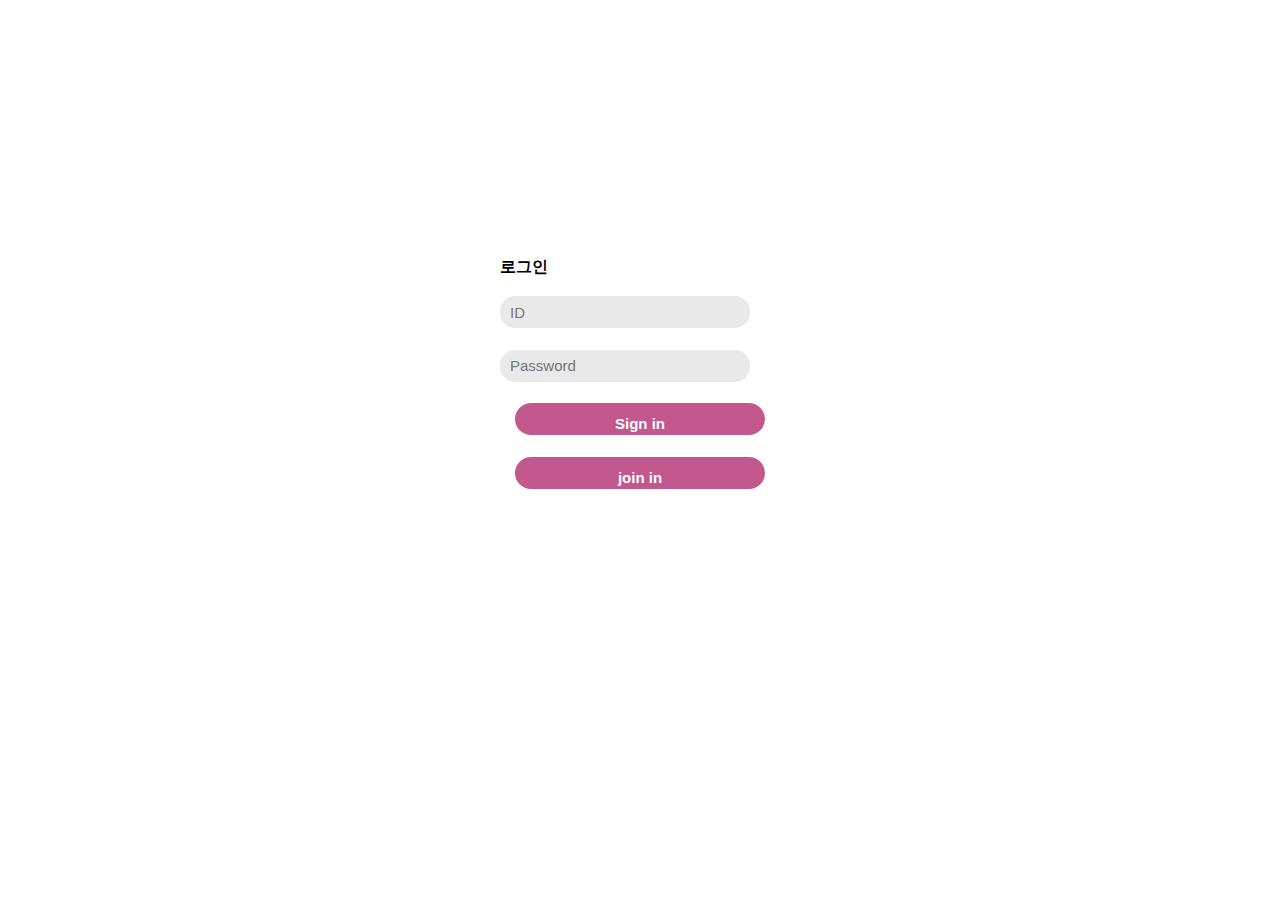
<file: index.html>
<!DOCTYPE html>
<html lang="ko">
<head>
    <meta charset="UTF-8">
    <meta name="viewport" content="width=device-width, initial-scale=1.0">
    <title>web project</title>

    <link rel="stylesheet" href="index.html">
    <link rel="stylesheet" href="main.html">
    <link rel="stylesheet" href="signup.html">

    <!-- css -->
    <link rel="stylesheet" href="css/reset.css">
    <link rel="stylesheet" href="css/login.css">
    <link rel="stylesheet" href="css/signup.css">
    <link rel="stylesheet" href="css/main.css">


</head>
<body>
  <div id="wrap">
    <table>
        <tr>
            <td><h2>로그인</h2></td>
        </tr>
        <tr>
            <td><input type="text" placeholder="ID"></td>
        </tr>
        <tr>
            <td><input type="password" placeholder=Password></td>
        </tr>

       <tr>
            <td><a href="main.html"><input type="submit" value="Sign in" class="btn" onclick="alert('로그인 성공!')"></a></td>
        </tr>
        <tr>
            <td><a href="signup.html"><input type="submit" value="join in" class="btn1" onclick="alert('회원가입 성공!')"></a></td>
        </tr>
    </table>
  </div>
</body>
</html>
</file>
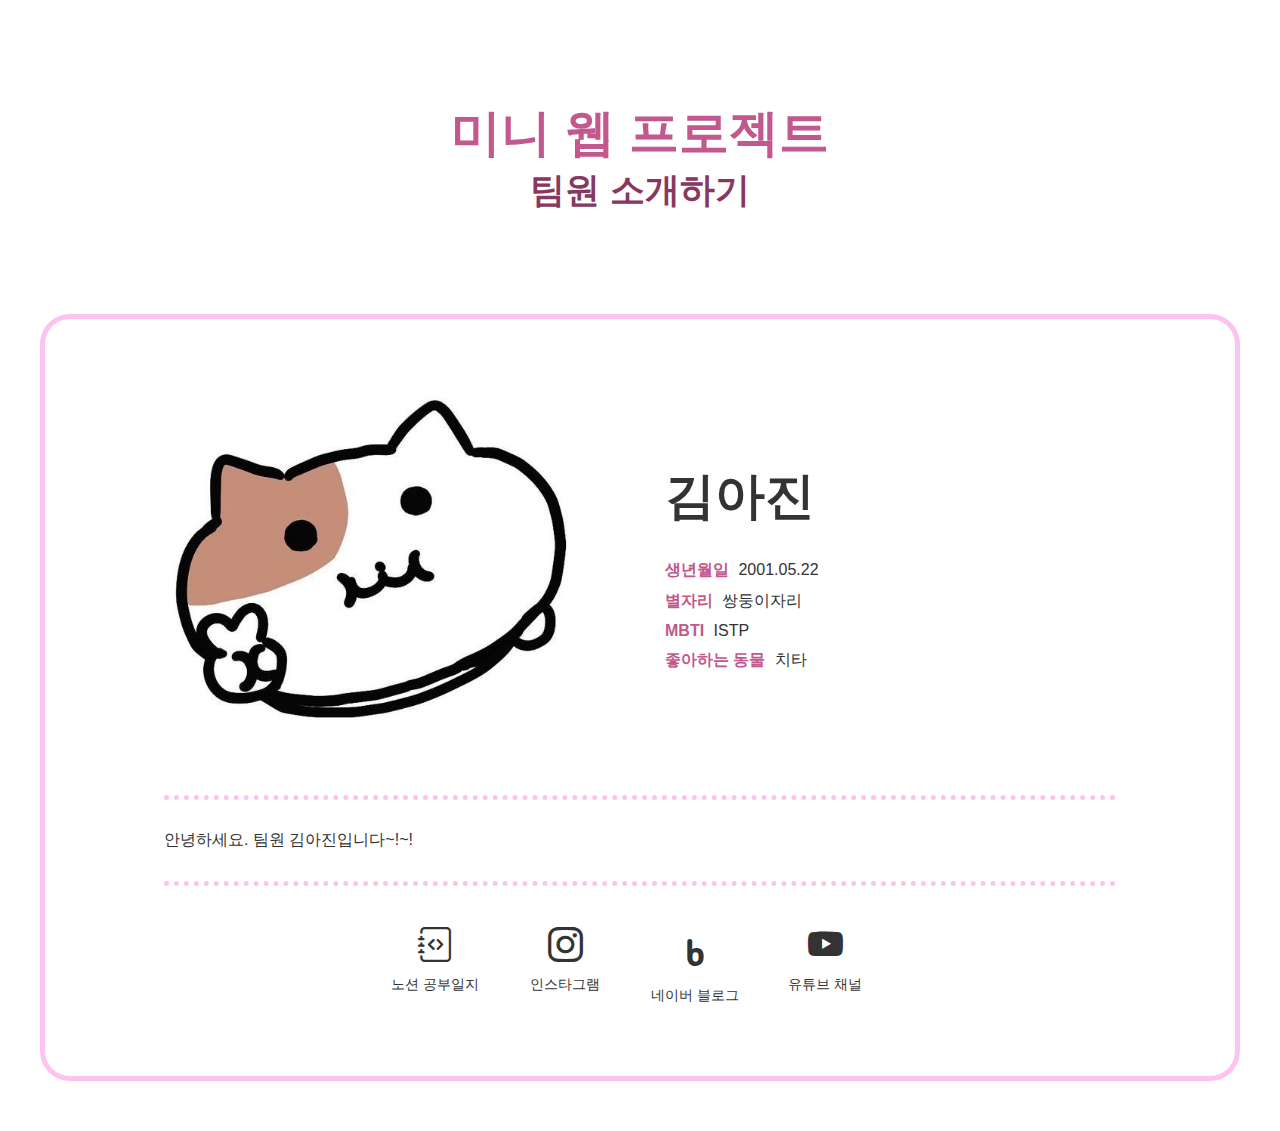
<file: AJ-personal-page.html>
<!DOCTYPE html>
<html lang="ko">
  <head>
    <meta charset="UTF-8" />
    <meta name="viewport" content="width=device-width, initial-scale=1.0" />
    <title>김아진-소개페이지</title>

    <link rel="stylesheet" href="css/reset.css" />
    <link
      rel="stylesheet"
      href="https://cdn.jsdelivr.net/npm/bootstrap-icons@1.12.1/font/bootstrap-icons.min.css"
    />
    <link rel="stylesheet" href="css/AJ.css" />
  </head>
  <body>
    <div id="wrap">
      <div class="inner">
        <div class="title">
          <h1>미니 웹 프로젝트</h1>
          <h2>팀원 소개하기</h2>
        </div>
        <!--.title-->

        <div class="profile-wrap">
          <div class="profile-info">
            <div class="profile-img">
              <img src="img/team2.jpg" alt="프로필이미지" />
            </div>
            <!-- .profile-img -->
  
            <div class="profile-txt">
              <h3>김아진</h3>
              <p><span>생년월일</span> 2001.05.22</p>
              <p><span>별자리</span> 쌍둥이자리</p>
              <p><span>MBTI</span> ISTP</p>
              <p><span>좋아하는 동물</span> 치타</p>
            </div>
            <!-- .profile-txt -->
          </div>
          
          <div class="bar"></div>

          <div class="introduce">
            <p>안녕하세요. 팀원 김아진입니다~!~!
            </p>
          </div>

          <div class="bar"></div>

          <ul class="social">
            <li>
              <a
                href="https://www.notion.so/UIUX-Design-Course-IT-Academy-19d9e947704a80a5922df1c8cb708887"
              >
                <i class="bi bi-journal-code"></i>
                <p>노션 공부일지</p>
              </a>
            </li>
            <li>
              <a href="https://www.instagram.com/ajin.stuff/">
                <i class="bi bi-instagram"></i>
                <p>인스타그램</p>
              </a>
            </li>
            <li>
              <a href="https://blog.naver.com/rladkwls0522">
                <span class="blog">b</span>
                <p>네이버 블로그</p>
              </a>
            </li>
            <li>
              <a href="https://www.youtube.com/@sexyroxyheart">
                <i class="bi bi-youtube"></i>
                <p>유튜브 채널</p>
              </a>
            </li>
          </ul>
          <!-- .social -->
        </div>
        <!-- .profile -->
      </div>
      <!-- .inner -->
    </div>
    <!-- #wrap -->
  </body>
</html>
</file>
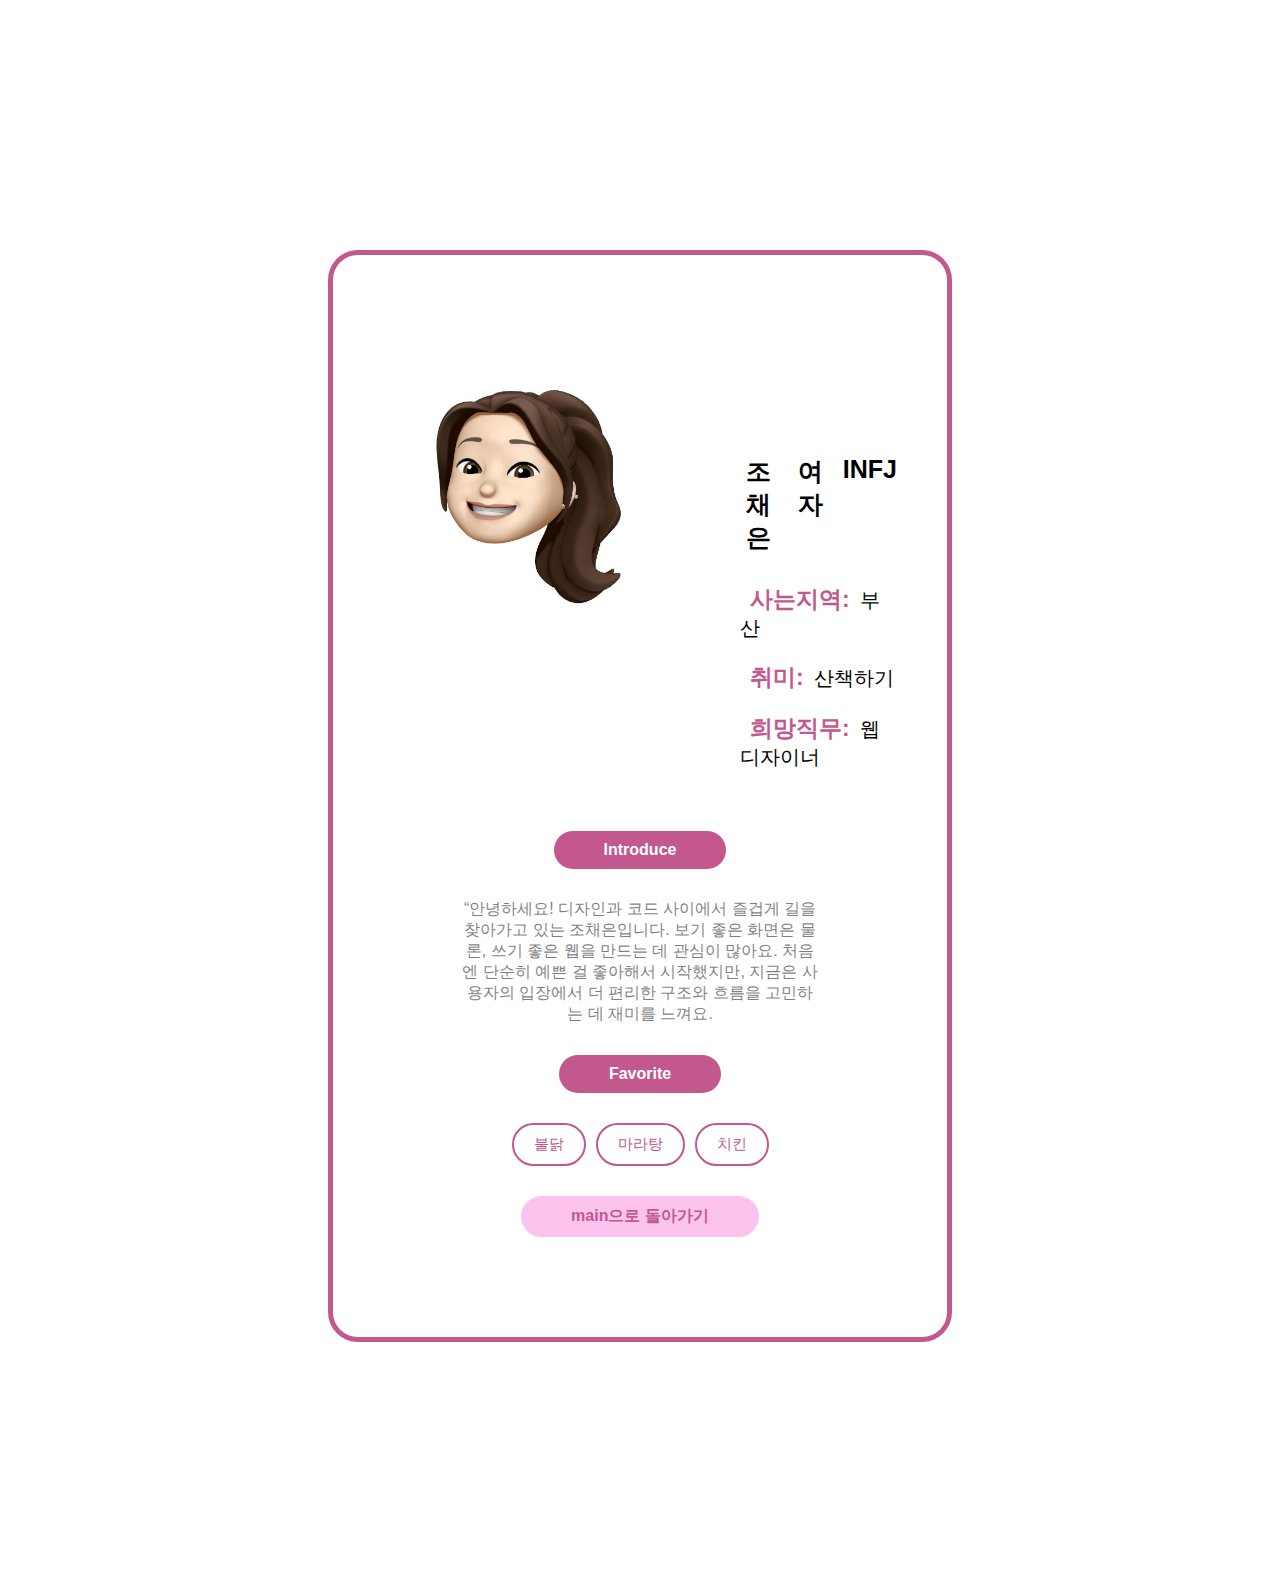
<file: chaeeun.html>
<!DOCTYPE html>
<html lang="ko">
<head>
  <meta charset="UTF-8">
  <meta name="viewport" content="width=device-width, initial-scale=1.0">
  <title>개인페이지-조채은</title>


  <link href="https://cdn.jsdelivr.net/npm/bootstrap@5.3.5/dist/css/bootstrap.min.css" rel="stylesheet" integrity="sha384-SgOJa3DmI69IUzQ2PVdRZhwQ+dy64/BUtbMJw1MZ8t5HZApcHrRKUc4W0kG879m7" crossorigin="anonymous">

    <link rel="stylesheet" href="css/login.css">
  <link rel="stylesheet" href="css/reset.css">
  <link rel="stylesheet" href="css/signup.css">
  <link rel="stylesheet" href="css/main.css">
  <link rel="stylesheet" href="css/chaeeun.css">


</head>
<body>
  <div id="wrap">
    <div class="c-inner">
      <div class="c-main">
      <div class="profile">
        <div class="box1"><img src="img/미모티콘.jpg" alt="프로필사진"></div>
        <div class="box2">
        <div class="text1">
          <ul>
            <li>조채은</li>
            <li>여자</li>
            <li>INFJ</li>
          </ul>
        </div><!--.text1-->

        <div class="text2">
          <ul>
            <li><span>사는지역:</span>부산</li>
            <li><span>취미:</span>산책하기</li>
            <li><span>희망직무:</span>웹디자이너</li>

          </ul>
        </div><!--.text2-->
        </div><!--.box2-->
      </div><!--.profilee-->

      <div class="box3">
        <h2>Introduce</h2>
        <p>“안녕하세요! 디자인과 코드 사이에서 즐겁게 길을 찾아가고 있는 조채은입니다. 보기 좋은 화면은 물론, 쓰기 좋은 웹을 만드는 데 관심이 많아요. 처음엔 단순히 예쁜 걸 좋아해서 시작했지만, 지금은 사용자의 입장에서 더 편리한 구조와 흐름을 고민하는 데 재미를 느껴요. </p>

        <h2>Favorite</h2>
        <ul>
          <li>불닭</li>
          <li>마라탕</li>
          <li>치킨</li>
        </ul>
      </div><!--.box3-->

      <div class="back">
        <a href="main.html">main으로 돌아가기</a>
      </div>
      

      </div><!--.c-main-->
    </div><!--.inner-->
  </div><!--#wrap-->

</body>
</html>
</file>
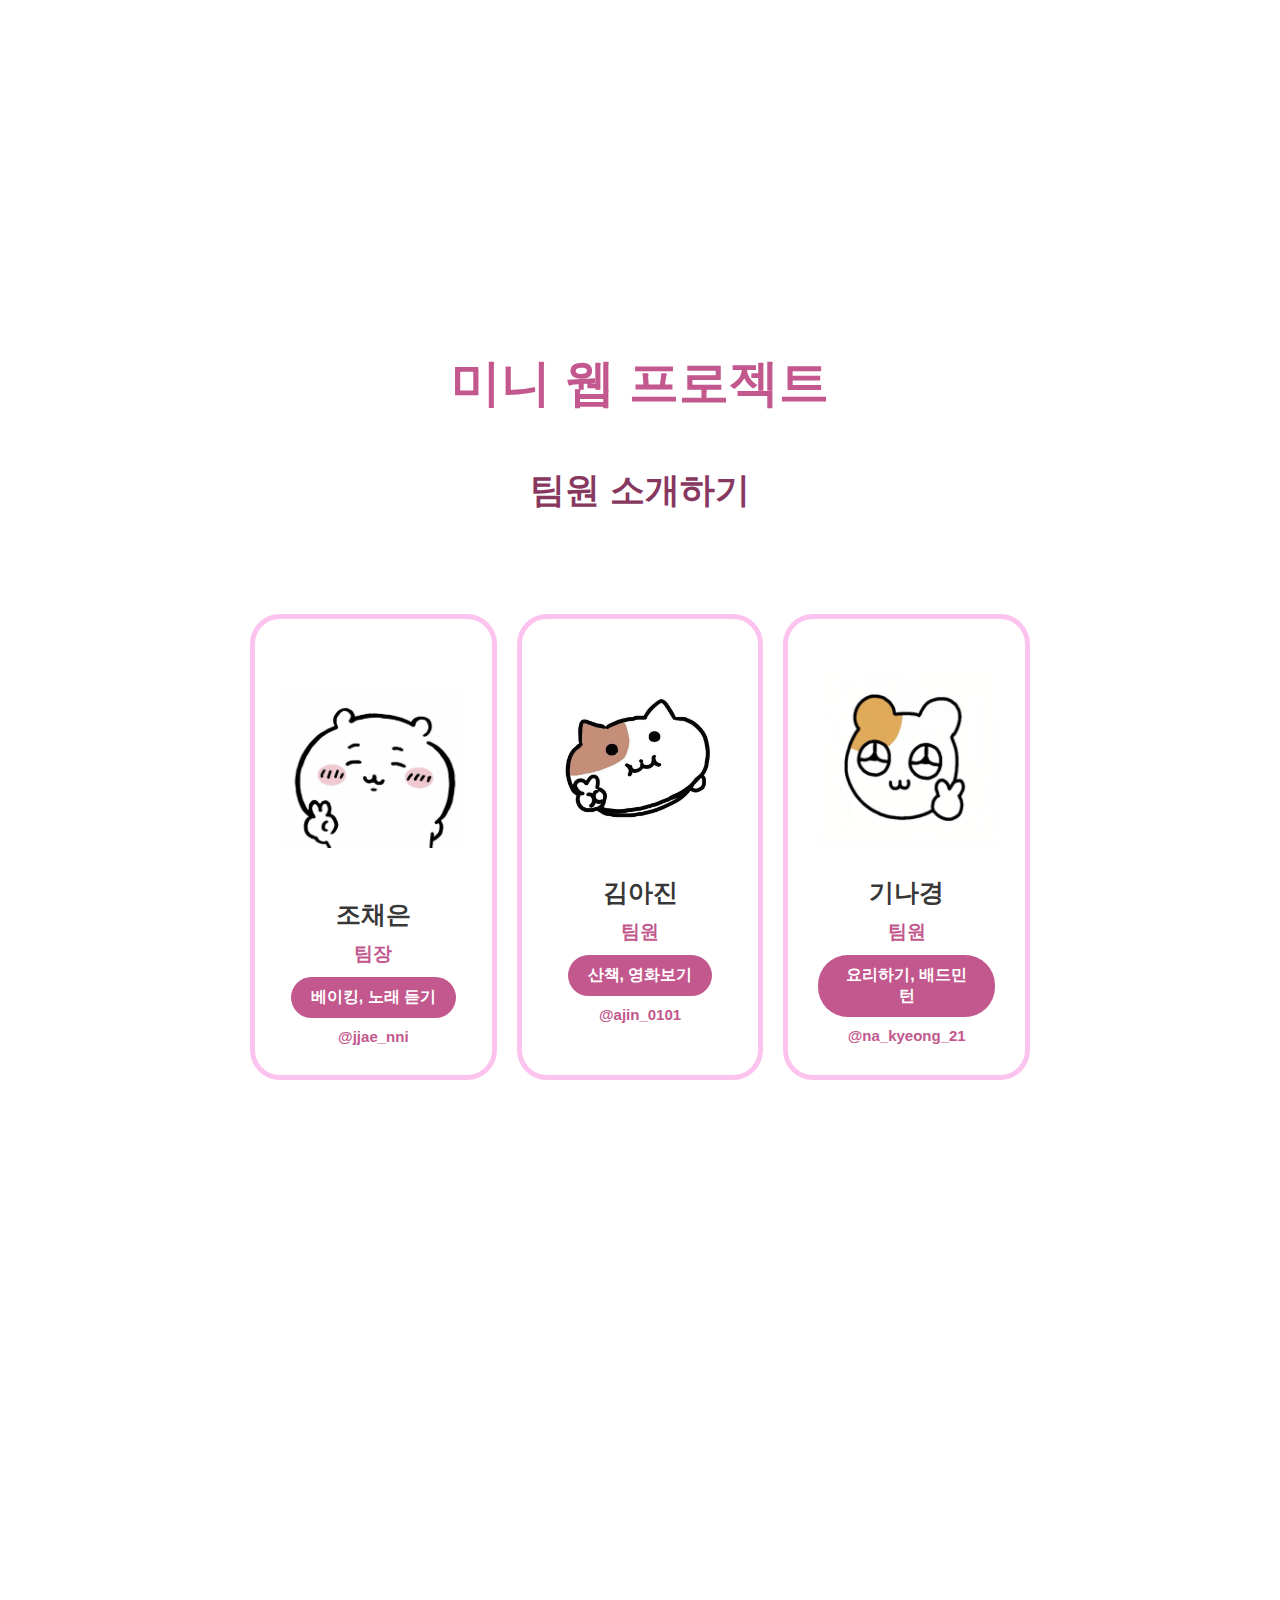
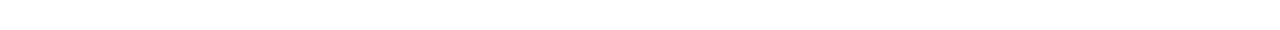
<file: main.html>
<!DOCTYPE html>
<html lang="ko">
<head>
  <meta charset="UTF-8">
  <meta name="viewport" content="width=device-width, initial-scale=1.0">
  <title>팀원소개</title>
  <link rel="stylesheet" href="css/login.css">
  <link rel="stylesheet" href="css/reset.css">
  <link rel="stylesheet" href="css/signup.css">
  <link rel="stylesheet" href="css/main.css">
</head>
<body>
  <div id="wrap">
      <div class="main-inner">
        <div class="title">
            <h1>미니 웹 프로젝트</h1>
            <h2>팀원 소개하기</h2>
        </div><!--.title-->

        <div class="main-introduce">
          <ul>
            <li>
              <div class="team-img"><img src="img/team1.jpg" alt="team1사진"></div>
              <div class="team-name">조채은</div>
              <div class="team-part">팀장</div>
              <div class="team-hobby">베이킹, 노래 듣기 </div>
              <div class="team-instar">@jjae_nni</div>
            </li>

            <li>
              <div class="team-img"><img src="img/team2.jpg" alt="team2사진"></div>
              <div class="team-name">김아진</div>
              <div class="team-part">팀원</div>
              <div class="team-hobby">산책, 영화보기 </div>
              <div class="team-instar">@ajin_0101</div>
            </li>

            <li>
              <div class="team-img"><img src="img/team3.jpg" alt="team3사진"></div>
              <div class="team-name">기나경</div>
              <div class="team-part">팀원</div>
              <div class="team-hobby">요리하기, 배드민턴 </div>
              <div class="team-instar">@na_kyeong_21</div>
            </li>
          </ul>
        </div><!--.main-introduce-->
    </div><!--.inner-->
  </div><!--#wrap-->
</body>
</html>
</file>
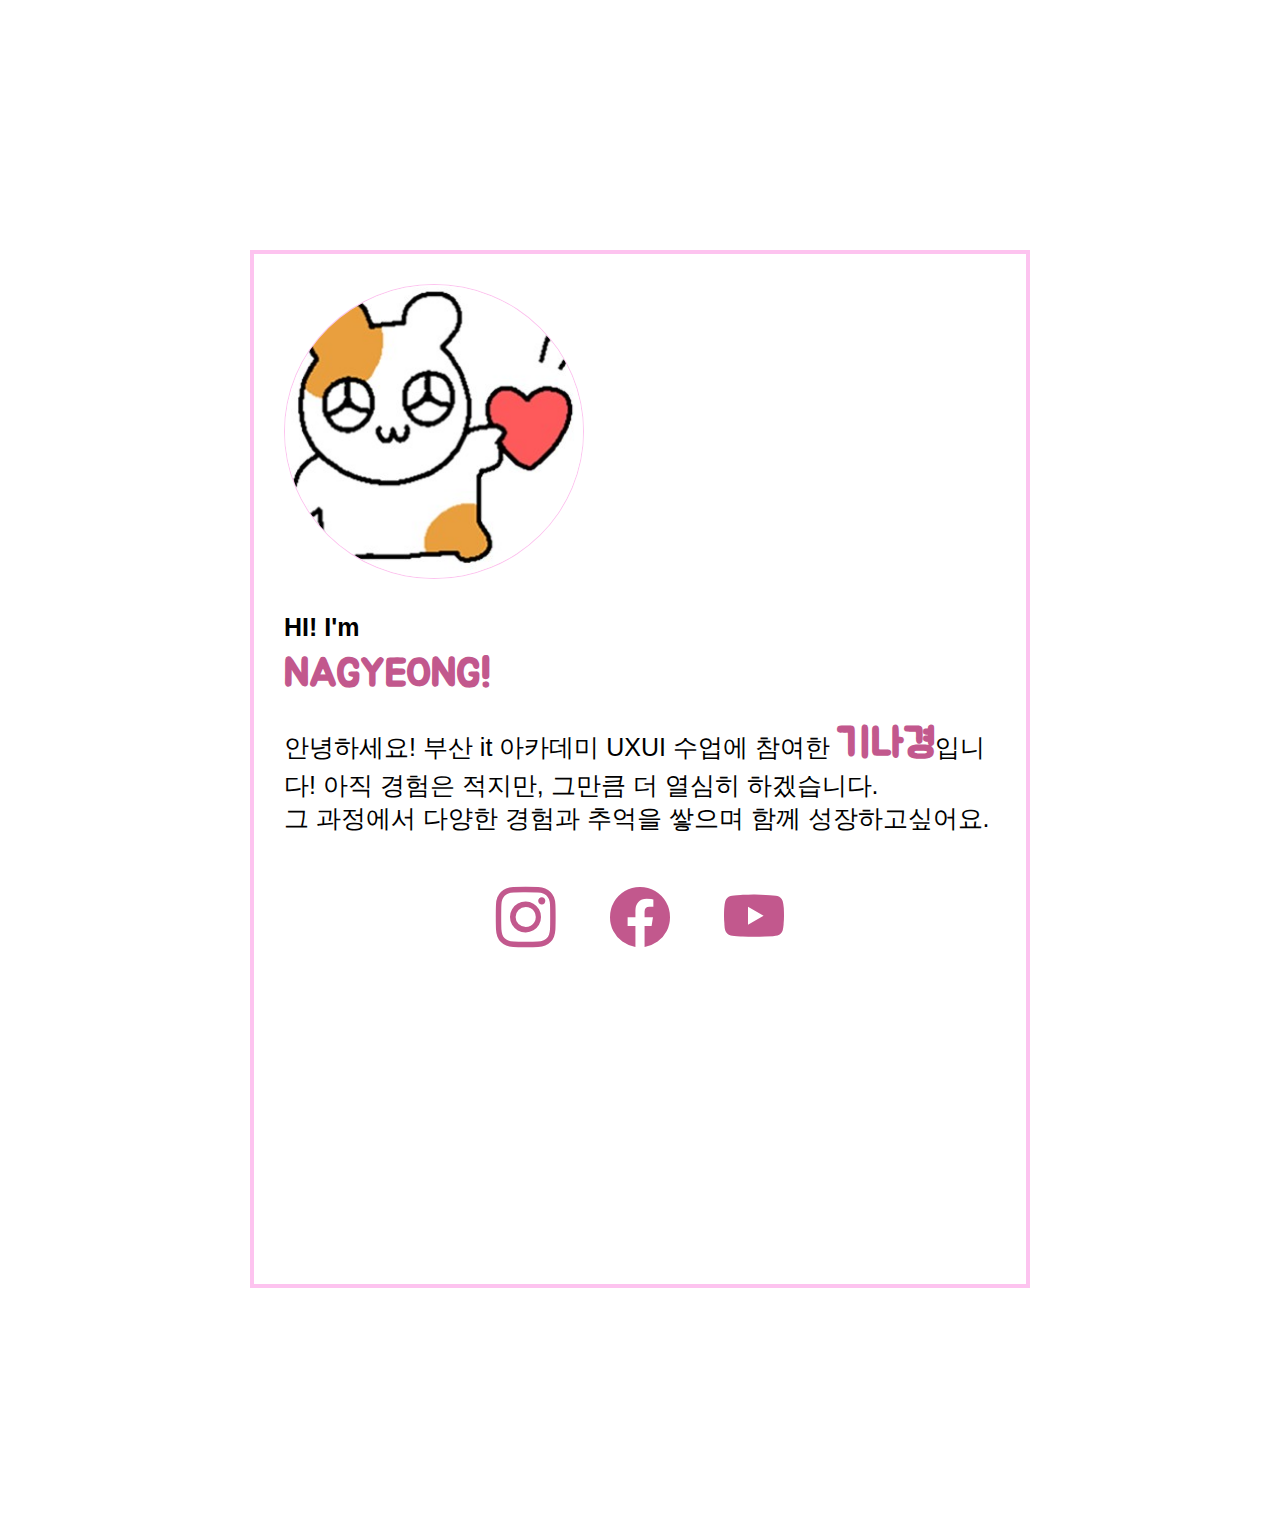
<file: nagyeong.html>
<!DOCTYPE html>
<html lang="ko">
  <head>
    <meta charset="UTF-8">
    <meta name="viewport" content="width=device-width, initial-scale=1.0">
    <title>개인페이지 나경</title>

    <link rel="stylesheet" href="https://cdn.jsdelivr.net/npm/bootstrap-icons@1.11.3/font/bootstrap-icons.min.css">

    <!-- css -->
    <link rel="stylesheet" href="css/login.css">
    <link rel="stylesheet" href="css/reset.css">
    <link rel="stylesheet" href="css/signup.css">
    <link rel="stylesheet" href="css/main.css">
    <link rel="stylesheet" href="css/nagyeong.css">
    

  </head>
  <body>
    <div id="wrap">
      <section class="name">
          <div class="main-introduce">
            <img src="img/햄깅.PNG" alt="햄깅">
              <div class="hg">
                <h2>
                  HI! I'm<strong><br>NAGYEONG!</strong>
                </h2>
                <p class="txt">
                  안녕하세요! 부산 it 아카데미 UXUI 수업에 참여한 <strong>기나경</strong>입니다!
                  아직 경험은 적지만, 그만큼 더 열심히 하겠습니다.<br>
                  그 과정에서 다양한 경험과 추억을 쌓으며 함께 성장하고싶어요.
                </p>
                <p class="icon">
                  <i class="bi bi-instagram aa"></i>
                  <i class="bi bi-facebook bb"></i>
                  <i class="bi bi-youtube cc"></i>
                </p>
              </div>
          </div>
      </section>

    </div>
  
  </body>
</html>
</file>
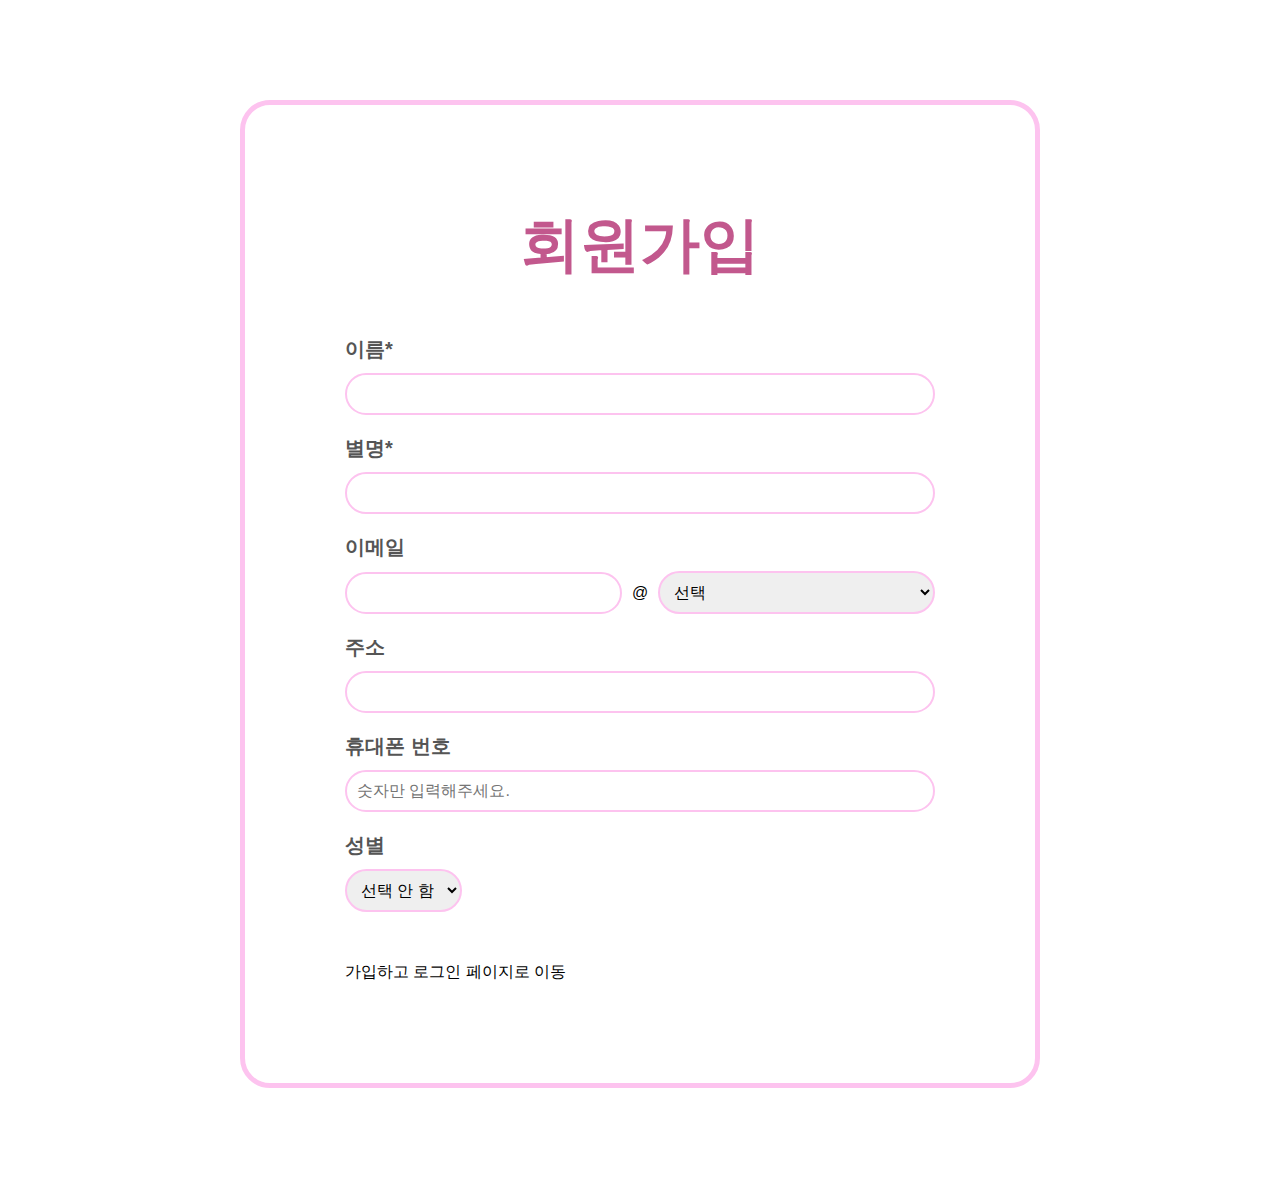
<file: signup.html>
<!DOCTYPE html>
<html lang="ko">
  <head>
    <meta charset="UTF-8" />
    <meta name="viewport" content="width=device-width, initial-scale=1.0" />
    <title>회원가입</title>
    <link rel="stylesheet" href="css/reset.css" />
    <link rel="stylesheet" href="css/signup.css" />
  </head>
  <body>
    <div id="wrap">
      <div class="inner">
        <form>
          <h1>회원가입</h1>

          <fieldset class="name">
            <h3>이름*</h3>
            <input type="text" required />
          </fieldset>
          <!-- .name -->

          <fieldset class="nickname">
            <h3>별명*</h3>
            <input type="text" required />
          </fieldset>
          <!-- .nickname -->

          <fieldset class="e-mail">
            <h3>이메일</h3>
            <div class="element">
              <input type="text" required />
              <span>@</span>
              <select>
                <option selected disabled>선택</option>
                <option>gmail.com</option>
                <option>naver.com</option>
                <option>daum.net</option>
                <option>nate.com</option>
                <option>hanmail.com</option>
              </select>
            </div>
          </fieldset>
          <!-- .e-mail -->

          <fieldset class="address">
            <h3>주소</h3>
            <input type="text" required />
          </fieldset>
          <!-- .address -->

          <fieldset class="number">
            <h3>휴대폰 번호</h3>
            <input type="text" placeholder="숫자만 입력해주세요." />
          </fieldset>

          <fieldset class="gender">
            <h3>성별</h3>
            <select>
              <option selected>선택 안 함</option>
              <option>남성</option>
              <option>여성</option>
            </select>
          </fieldset>
          <!-- .gender -->

          <div class="login-page">
            <a href="index.html" onclick="alert('회원가입이 완료되었습니다.')"
              >가입하고 로그인 페이지로 이동</a
            >
          </div>
          <!-- .login-page -->
        </form>
      </div>
      <!-- .inner -->
    </div>
    <!-- #wrap -->
  </body>
</html>
</file>
<file: css/login.css>
@charset "utf-8";
:root {
  --main-color: #fdc3ef;
  --sub-color: #c2588d;
}

#wrap{
  padding: 250px;
}
table {
  width: 280px;
  height: 250px;
  margin: auto;
  font-size: 15px;
}
input[type="text"], input[type="password"] {
  width: 250px;
  height: 32px;
  font-size: 15px;
  border: 0;
  border-radius: 15px;
  outline: none;
  padding-left: 10px;
  background-color: rgb(233,233,233);
}
.btn {
  cursor: pointer;
  width: 263px;
  height: 32px;
  font-size: 15px;
  border: 0;
  border-radius: 15px;
  outline: none;
  background-color: var(--main-color);
  padding-bottom: 30px;
}
.btn:active {
  width: 263px;
  height: 32px;
  font-size: 15px;
  border: 0;
  border-radius: 15px;
  outline: none;
  padding-left: 10px;
  background-color: var(--sub-color)
}
.btn1 {
  cursor: pointer;
  width: 263px;
  height: 32px;
  font-size: 15px;
  border: 0;
  border-radius: 15px;
  outline: none;
  padding-left: 10px;
  background-color: #c2588d;
  padding-bottom: 30px;
}
.btn1:active {
  width: 263px;
  height: 32px;
  font-size: 15px;
  border: 0;
  border-radius: 15px;
  outline: none;
  padding-left: 10px;
  background-color: #fdc3ef;
}
</file>
<file: css/signup.css>
@charset "utf-8";

:root {
  --main-color: #fdc3ef;
  --sub-color: #c2588d;
  --main-font: "Jua", sans-serif;
}

.inner {
  max-width: 800px;
  margin: 100px auto;
  border-radius: 30px;
  border: var(--main-color) 5px solid;
}

form {
  margin: 50px 0;
  padding: 50px 100px;
}

h1 {
  font-size: 6rem;
  color: var(--sub-color);
  margin-bottom: 50px;
  text-align: center;
}

/* fieldset 공통 */
input {
  border: 2px solid var(--main-color);
  display: block;
  width: 100%;
  padding: 10px;
  border-radius: 30px;
}
input:focus {
  border: 2px solid var(--sub-color);
}
select {
  border: 2px solid var(--main-color);
  display: block;
  padding: 10px;
  border-radius: 30px;
}
select:focus {
  border: 2px solid var(--sub-color);
}

fieldset {
  margin-bottom: 20px;
}
fieldset h3 {
  color: #555;
  margin-bottom: 10px;
  font-size: 2rem;
}

/* e-mail */
.e-mail .element {
  display: flex;
  justify-content: space-between;
  align-items: center;
}
.e-mail .element input {
  width: 47%;
}
.e-mail .element span {
  display: block;
}
.e-mail .element select {
  width: 47%;
}

/* gender */
.gender {
  margin-bottom: 50px;
}

/* sign up button */
input[type="submit"] {
  margin: 0 auto;
  display: block;
  text-align: center;
  background-color: var(--main-color);
  width: 250px;
  padding: 10px;
  color: #555;
  font-weight: 700;
  border-radius: 30px;
  transition: all 0.5s;
  cursor: pointer;
}
input[type="submit"] {
  background-color: var(--sub-color);
  color: #fff;
  border: 2px solid var(--sub-color);
}
</file>
<file: css/main.css>
@charset "utf-8";

:root{
  --main-color: #fdc3ef;
  --sub-color: #c2588d;
  --main-font: "Jua", sans-serif;
}


.main-inner{
  max-width: 1200px;
  margin: 0 auto;
}

.main-inner .title{
  text-align: center;
  padding: 100px 0;
  font-family: var(--main-font);

}

.main-inner .title h1{
  font-size: 5rem;
  color: #c2588d;
}

.main-inner .title h2{
  font-size: 3.5rem;
  color: #88375f;
}

.main-introduce{
  padding-bottom: 300px;
}

.main-introduce ul{
  display: flex;
  justify-content: space-between;
}
.main-introduce ul li{
  width: calc((100% - 40px) / 3);
  padding: 30px;
  border-radius: 30px;
  border: var(--main-color) 5px solid;
  text-align: center;
  font-family: var(--main-font);
  cursor: pointer;
  transition: all 0.5s;
}

.main-introduce ul li:hover{
  background-color: var(--main-color);
}

.main-introduce ul li .team-img img{
  width: 100%;
}


.main-introduce ul li .team-img{
  padding: 20px 0;
}

.main-introduce ul li:nth-child(1) .team-img{
  padding: 40px 0;
}

.main-introduce ul li .team-name{
  padding: 10px 0;
  font-size: 2.5rem;
  color: rgba(0, 0, 0, 0.8);
  font-weight: 700;
}

.main-introduce ul li .team-part{
  font-size: 1.9rem;
  color: var(--sub-color);
  font-weight: 700;;
}

.main-introduce ul li .team-hobby{
  padding: 10px 20px;
  margin: 10px 0;
  font-size: 1.6rem;
  color: #fff;
  background-color: var(--sub-color);
  border-radius: 30px;
  display: inline-block;
  font-weight: 700;
  transition: all 0.5s;
  cursor: pointer;
}

.main-introduce ul li .team-hobby:hover{
  background-color: #fff;
  color: var(--sub-color);
}

.main-introduce ul li .team-instar{
  font-size: 1.5rem;
  color: var(--sub-color);
  font-weight: 700;;
}
</file>
<file: css/AJ.css>
@charset "utf-8";

@import url('https://fonts.googleapis.com/css2?family=Madimi+One&display=swap');

:root {
  --main-color: #fdc3ef;
  --sub-color: #c2588d;
  --main-font: "Jua", sans-serif;
}

body {
  color: #333;
}
.inner {
  max-width: 1200px;
  margin: 0 auto;
}

.inner .title{
  text-align: center;
  padding: 100px 0 50px;
  font-family: var(--main-font);
}
.inner .title h1{
  font-size: 5rem;
  color: #c2588d;
}
.inner .title h2{
  font-size: 3.5rem;
  color: #88375f;
}

/* profile */
.profile-wrap {
  border: 5px solid var(--main-color);
  border-radius: 30px;
  overflow: hidden;
  padding-bottom: 50px;
  margin: 50px 0;
}
.profile-info {
  display: flex;
  justify-content: center;
  align-items: center;
  gap: 50px;
  flex-wrap: wrap;
}

.profile-info .profile-img {
  width: 40%;
}
.profile-info .profile-img img {
  width: 100%;
}

.profile-info .profile-txt {
  width: 40%;
}
.profile-info .profile-txt h3 {
  font-size: 5rem;
  margin: 30px 0;
}
.profile-info .profile-txt p {
  margin-bottom: 10px;
}
.profile-info .profile-txt p span {
  font-weight: 600;
  display: inline-block;
  margin-right: 5px;
  color: var(--sub-color);
}

/* .bar */
.bar {
  width: 80%;
  border-top: 5px dotted var(--main-color);
  margin: 0 auto;
}

/* introduce */
.introduce {
  width: 80%;
  margin: 0 auto;
  padding: 30px 0;
}

/* .social */
.social {
  display: flex;
  justify-content: center;
  align-items: center;
  gap: 20px;
  margin-top: 30px;
  margin-left: -20px;
}
.social li a {
  display: block;
  padding: 10px;
  border-radius: 50%;
  width: 110px;
  height: 110px;
  transition: all 0.5s;
}
.social li:hover a {
  background-color: var(--main-color);
  color: var(--sub-color);
  transform: translateY(-5px);
}
.social li a i {
  font-size: 3.5rem;
  display: block;
  text-align: center;
}
.social li a .blog {
  font-size: 3.5rem;
  font-family: "Madimi One", sans-serif;
  display: block;
  text-align: center;
  margin-top: 5px;
}
.social li a p {
  font-size: 1.4rem;
  margin-top: 10px;
  text-align: center;
}

/* back */
.back {
  width: 100%;
  display: inline-block;
  text-align: center;
  margin-top: 20px;
}
.back a{
display: inline-block;
padding: 10px 50px;
background-color: var(--main-color);
color: var(--sub-color);
border-radius: 30px;
text-align: center;
transition: all 0.5s;
font-weight: 600;
}
.back a:hover{
  background-color: var(--sub-color);
  color: #fff;
}
</file>
<file: css/chaeeun.css>
@charset "utf-8";

  :root{
    --main-color: #fdc3ef;
    --sub-color: #c2588d;
    --main-font: "Jua", sans-serif;
  }

  body{
  font-family: "Jua", sans-serif;
  font-weight: 400;
  font-style: normal;
}


.c-inner{
  max-width: 1200px;
  margin: 0 auto;

}

.c-main{
    margin: 0 auto;
  text-align: center;
  width: 80%;
  padding: 100px 50px;
  font-family: var(--main-font);
  border-radius: 30px;
  border: 5px solid var(--sub-color);
}

.c-main .profile{
  display: flex;
}

.c-main .profile .box1{
  width: 50%;
}
.c-main .profile .box1 img{
  width: 100%;
}
.c-main .profile .box2{
  width: 50%;

}

.c-main .profile .box2 .text1 ul{
  display: flex;
  gap: 20px;
  padding: 100px 0 20px 100px;
}

.c-main .profile .box2 .text1 ul li{
  font-size: 2.5rem;
  font-weight: 700;
  cursor: pointer;
  transition: all 0.5s;
}

.c-main .profile .box2 .text1 ul li:hover{
  color: var(--sub-color);
}

.c-main .profile .box2 .text2 ul{
  text-align: left;
  padding-left: 100px;
}

.c-main .profile .box2 .text2 ul li{
  padding: 10px 0;
  font-size: 2rem;
}

.c-main .profile .box2 .text2 ul li span{
  padding: 0 10px;
  font-weight: 700;
  color: var(--sub-color);
   font-size: 2.3rem;
}

.c-main .box3{
  padding: 50px 0 30px 0;
}

.c-main .box3 h2{
  padding: 10px 50px;
  background-color: var(--sub-color);
  color: #fff;
  border-radius: 30px;
  display: inline-block;
  cursor: pointer;
  transition: all 0.5s;
}

.c-main .box3 h2:hover{
  background-color: var(--main-color);
  color: var(--sub-color);
}


.c-main .box3 p{
  padding: 30px 0;
  width: 70%;
  text-align: center;
  margin: 0 auto;
  opacity: 0.5;
}

.c-main .box3 ul{
  display: flex;
  gap:10px;
  justify-content: center;
  margin-top: 30px;
}

.c-main .box3 ul li{
  display: inline;
  padding: 10px 20px;
  font-size: 1.5rem;
  border: 2px solid var(--sub-color);
  border-radius: 30px;
  color: var(--sub-color);
  font-weight: 500;
  transition: all 0.5s;
}

.c-main .box3 ul li:hover{
  background-color: var(--sub-color);
  color: #fff;
}

.back a{
    padding: 10px 50px;
  background-color: var(--main-color);
  color: var(--sub-color);
  border-radius: 30px;
  display: inline-block;
  transition: all 0.5s;
  font-weight: 600;
}

.back a:hover{
    background-color: var(--sub-color);
  color: #fff;
}
</file>
<file: css/nagyeong.css>
@charset "utf-8";

:root{
  --main-color: #fdc3ef;
  --sub-color: #c2588d;
  --main-font: "Jua", sans-serif;
}
.main-introduce img{
  cursor: pointer;
  width: 300px;
  margin-right: 100px;
  border-radius: 50%;
  border: var(--main-color) 1px solid;
}
#wrap{
  justify-content: space-between;
  align-items: center;
  
}
strong{
  color: var(--sub-color);
  font-family: var(--main-font);
  font-size: 40px;
}
.txt, h2{
  padding-top: 20px;
  text-align: left;
  font-size: 25px;
}
.name{
  border: var(--main-color) 4px solid;
  padding: 30px;
}
.main-introduce .icon{
  margin-top: 50px;
  text-align: center;
}

.aa, .bb, .cc{
  cursor: pointer;
  color: var(--sub-color);
  font-size: 60px;
}
.aa{
  padding-right: 50px;
}
.bb{
  padding-right: 50px;
}
</file>
